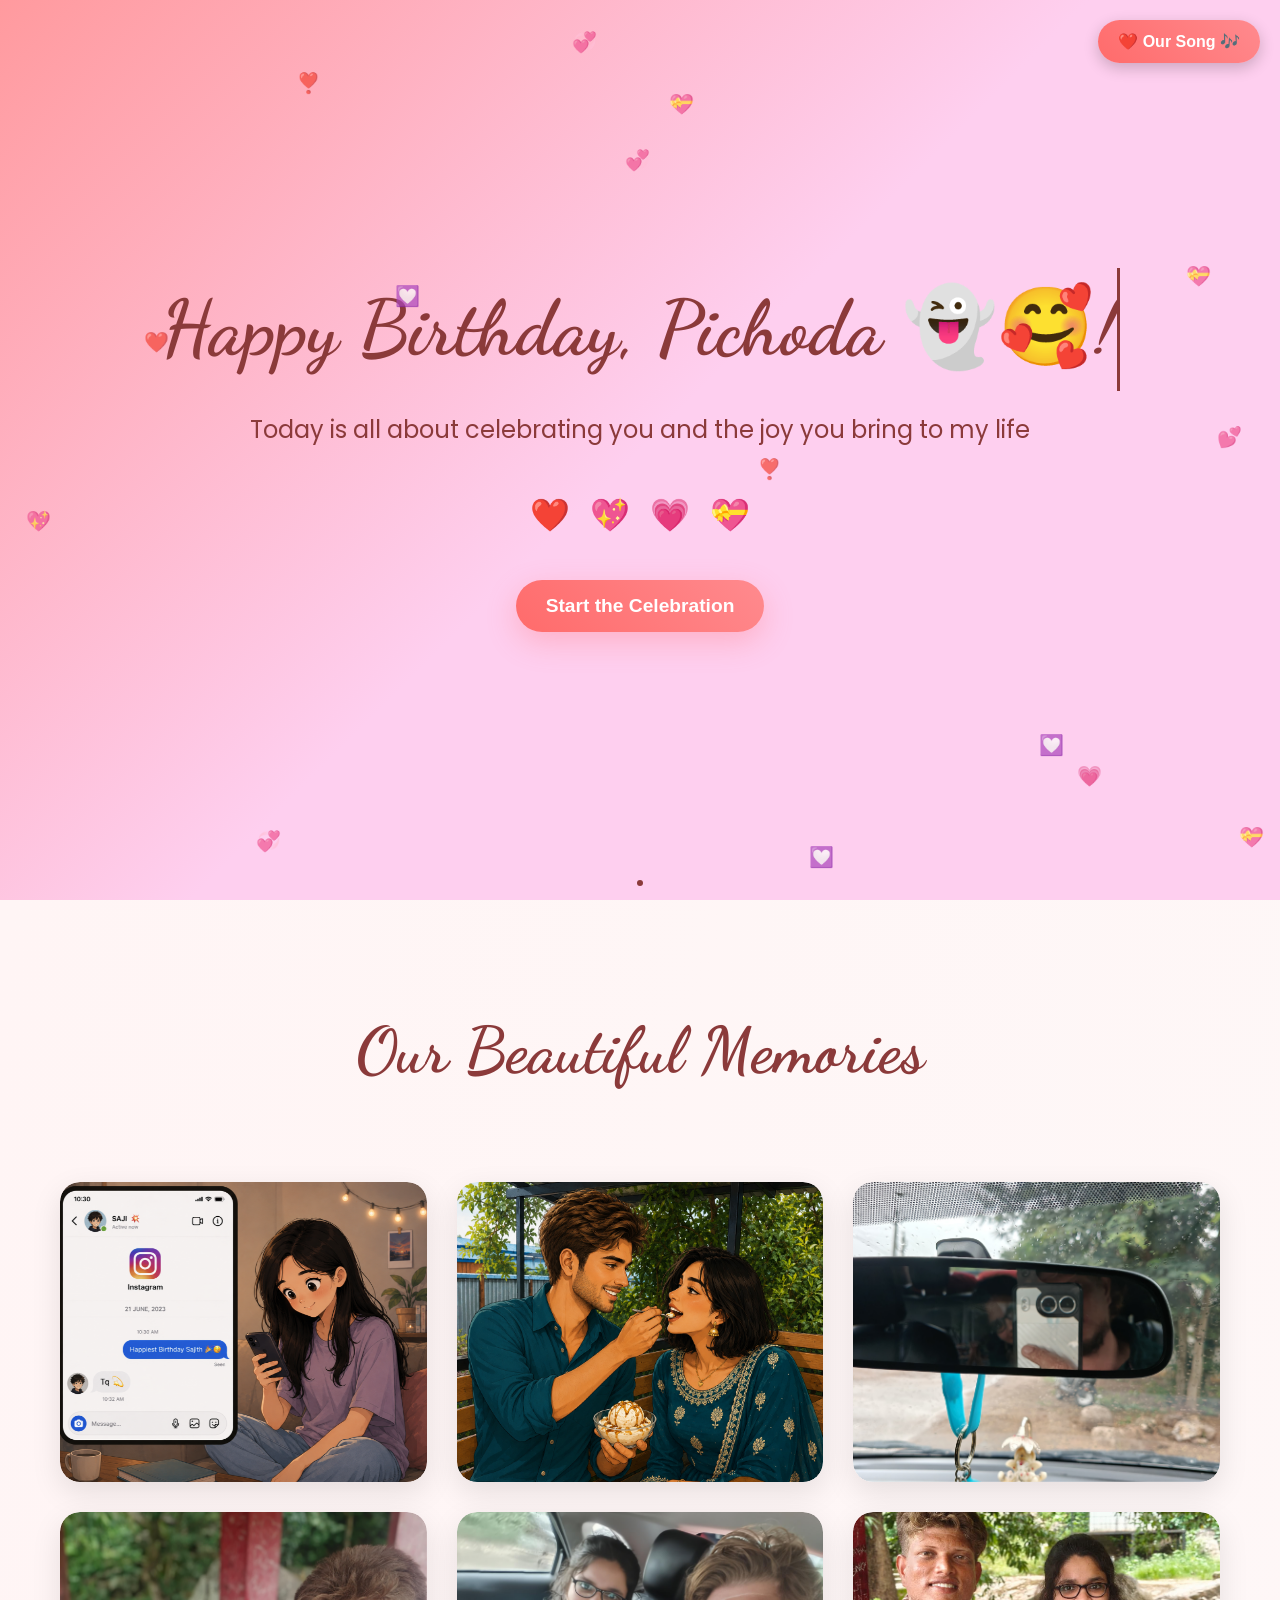
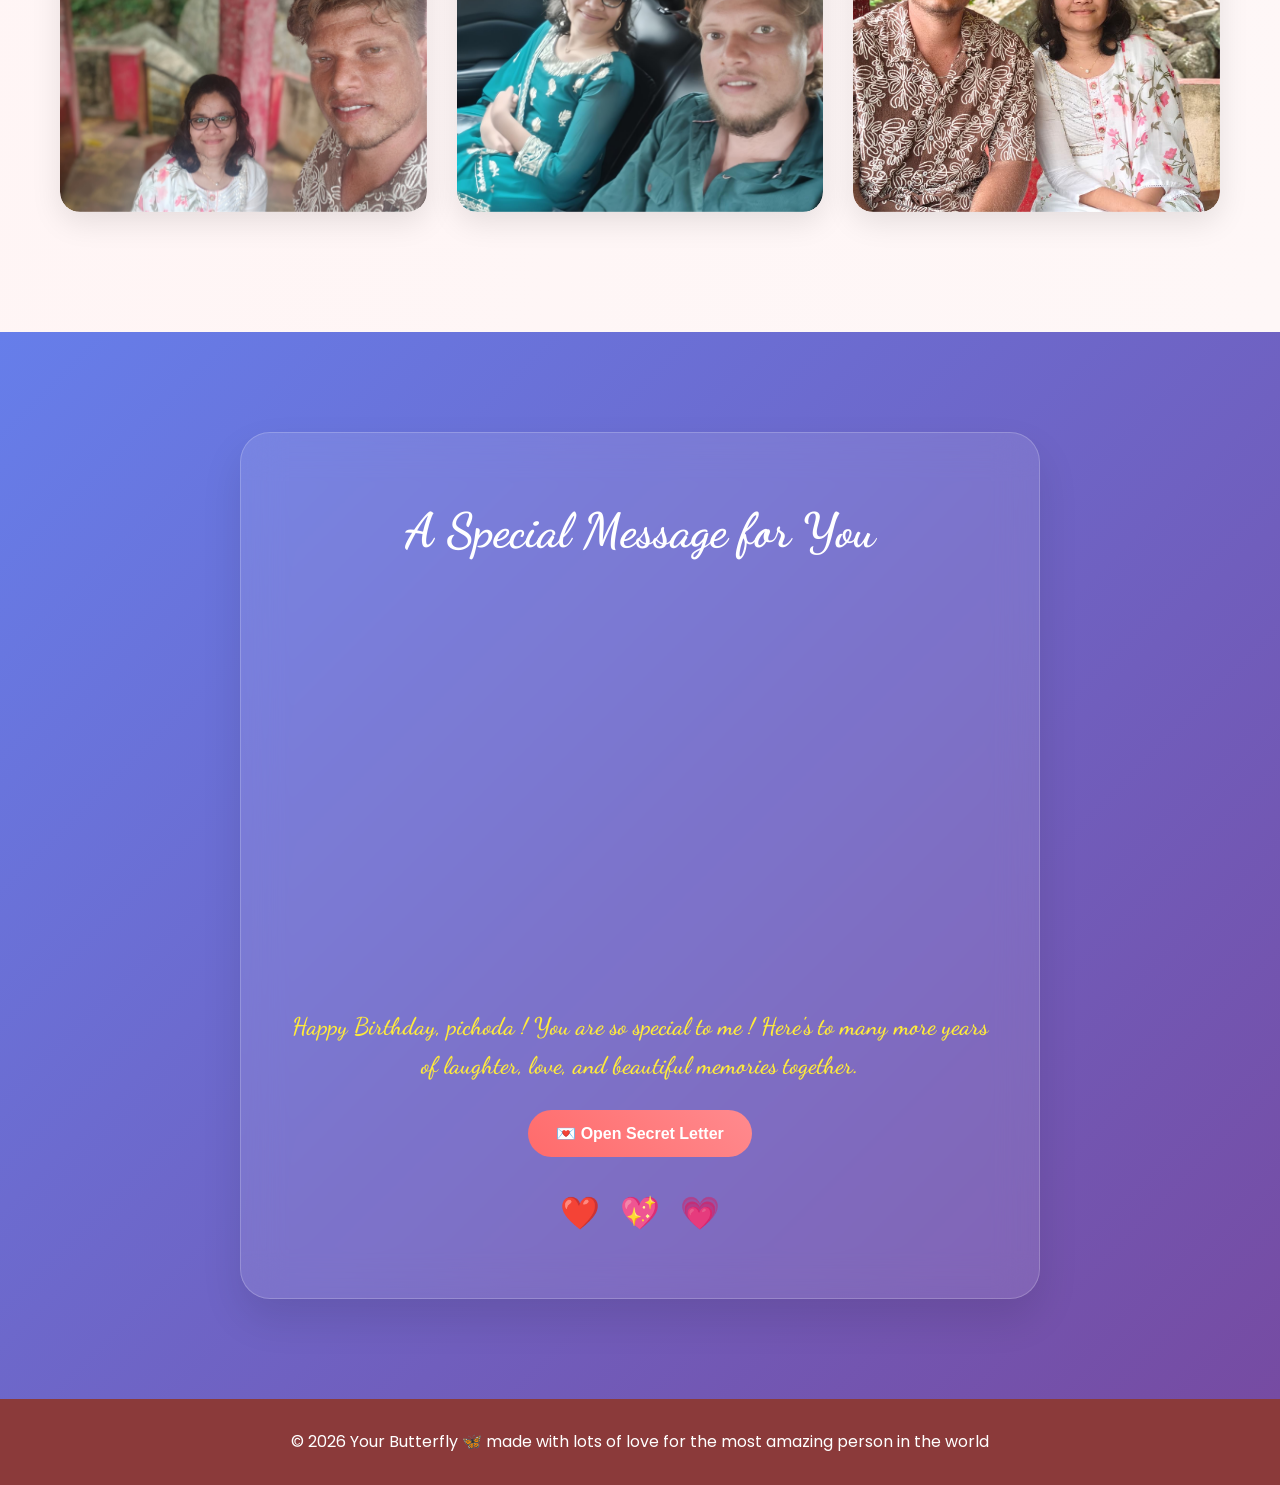
<file: index.html>
<!DOCTYPE html>
<html lang="en">

<head>
   <meta charset="UTF-8">
   <meta name="viewport" content="width=device-width, initial-scale=1.0">
   
   <title>Happy Birthday</title>
   <link rel="stylesheet" href="styles.css">
   <link
        href="https://fonts.googleapis.com/css2?family=Dancing+Script:wght@400;600;700&family=Poppins:wght@300;400;500; 600;700&display=swap"
        rel="stylesheet">
        <link rel="icon" href="adwaitlogo.jpg" type="image/jpg">
</head>

<body>
    <!-- Floating Background Particles -->
    <div class="particles" id="particles"></div>

    <!-- Hero Section -->
    <section class="hero" id="hero">
        <div class="hero-content">
            <h1 class="typewriter" id="typewriter">Happy Birthday, Pichoda 👻🥰!</h1>
            <p class="subtitle fade-in">Today is all about celebrating you and the joy you bring to my life</p>
            <div class="floating-hearts">
                <div class="heart">❤️</div>
                <div class="heart">💖</div>
                <div class="heart">💗</div>
                <div class="heart">💝</div>
            </div>
            <button class="cta-button" onclick="scrollToSection('gallery')">
                Start the Celebration
            </button>
        </div>
        <div class="scroll-indicator">
            <div class="scroll-arrow"></div>
        </div>
    </section>

    <!-- Photo Gallery Section -->
    <section class="gallery-section" id="gallery">
        <div class="container">
            <h2 class="section-title">Our Beautiful Memories</h2>
            <div class="gallery-grid">
                <div class="photo-card" data-aos="fade-up" data-delay="100">
                    <div class="photo-container">
                        <img src="images/image_7.png" 
                             alt="Beautiful moment">
                        <div class="photo-overlay">
                            <div class="photo-caption">First Birthday wish and the way our friendship was started 🐵🤍</div>
                            <button class="like-btn" onclick="toggleLike(this)">
                                <span class="heart-icon">🤍</span>
                            </button>
                        </div>
                    </div>
                </div>
                
                <div class="photo-card" data-aos="fade-up" data-delay="200">
                    <div class="photo-container">
                        <img src="images/image_8.png" 
                             alt="Sweet memory">
                        <div class="photo-overlay">
                            <div class="photo-caption">Favorite Butterscotch ice cream with favorite person 🍨💖</div>
                            <button class="like-btn" onclick="toggleLike(this)">
                                <span class="heart-icon">🤍</span>
                            </button>
                        </div>
                    </div>
                </div>

                <div class="photo-card" data-aos="fade-up" data-delay="300">
                    <div class="photo-container">
                        <img src="images/image_3.jpg"
                             alt="Happy times">
                        <div class="photo-overlay">
                            <div class="photo-caption">Mirror capture 📸</div>
                            <button class="like-btn" onclick="toggleLike(this)">
                                <span class="heart-icon">🤍</span>
                            </button>
                        </div>
                    </div>
                </div>

                <div class="photo-card" data-aos="fade-up" data-delay="400">
                    <div class="photo-container">
                        <img src="images/image_5.jpg"
                             alt="Love moment">
                        <div class="photo-overlay">
                            <div class="photo-caption">Second selfie 📸 cheesy smile 😁</div>
                            <button class="like-btn" onclick="toggleLike(this)">
                                <span class="heart-icon">🤍</span>
                            </button>
                        </div>
                    </div>
                </div>
                
                <div class="photo-card" data-aos="fade-up" data-delay="500">
                    <div class="photo-container">
                        <img src="images/image_2.jpg"
                             alt="Love moment">
                        <div class="photo-overlay">
                            <div class="photo-caption">First selfie with favorite animal 🐾😉</div>
                            <button class="like-btn" onclick="toggleLike(this)">
                                <span class="heart-icon">🤍</span>
                            </button>
                        </div>
                    </div>
                </div>

                <div class="photo-card" data-aos="fade-up" data-delay="600">
                    <div class="photo-container">
                        <img src="images/image_6.jpg"
                             alt="Romantic moment">
                        <div class="photo-overlay">
                            <div class="photo-caption">Beautiful moment together 🌹</div>
                            <button class="like-btn" onclick="toggleLike(this)">
                                <span class="heart-icon">🤍</span>
                            </button>
                        </div>
                    </div>
                </div>
            </div>
        </div>
    </section>

    <!-- Birthday Message Section -->
    <section class="message-section" id="message">
        <div class="container">
            <div class="message-card">
                <h2 class="message-title">A Special Message for You</h2>
                <div class="message-content">
                    <p class="message-text fade-in-text">
                        Eroju ki mana friendship start ayi 3 years complete ayindhi, its been so special to me,
                        neelanti oka good caring loving person na life lo undatam, i felt so lucky.
                        ee 3 years journey lo naku chala supportive ga undi, netho special moments create chesukunela 
                        chesinandhuku chala chala thanks.
                    </p>
                    <p class="message-text fade-in-text">
                        Mana ee journey lo missunderstandings vachinappatiki, arguments vachinappatiki at the end of the day 
                        malli understand chesukoni solve chesukuntam.. yeppatiki elane ardham chesukuntuu undali..
                         I am so grateful for your patience, understanding, and the way you always find a way to make
                          things right between us. 
                        I wish manam yeppatiki elane okarini okaram support chesukuntuu, happy ga, as a best friends la undali.
                        Life lo yenni ups and downs vachina, you have to be strong and keep smiling.
                    </p>
                    <p class="message-signature fade-in-text">
                        Happy Birthday, pichoda ! You are so special to me ! 
                        Here's to many more years of laughter, love, and beautiful memories
                        together.
                    </p>
                </div>
                <button class="secret-btn"
                    onclick="window.location.href='letter.html'">
                     💌 Open Secret Letter
                </button>
                <div class="message-hearts">
                    <span class="heart-animation">❤️</span>
                    <span class="heart-animation">💖</span>
                    <span class="heart-animation">💗</span>
                </div>
            </div>
        </div>
    </section>
    
    <!-- Footer-->
    <footer class="footer">
        <div class="container">
            <p>&copy; 2026 Your Butterfly 🦋 made with lots of love for the most amazing person in the world</p>
        </div>
    </footer>

    <script src="script.js"></script>
</body>
<!-- Background Music -->
<audio id="birthdaySong" loop>
    <source src="song_1.mp3" type="audio/mpeg">
    Your browser does not support audio.
</audio>

<!-- Music Toggle Button -->
<button id="musicBtn" class="music-btn">
    ❤️ Our Song 🎶
</button>
</html>
</file>
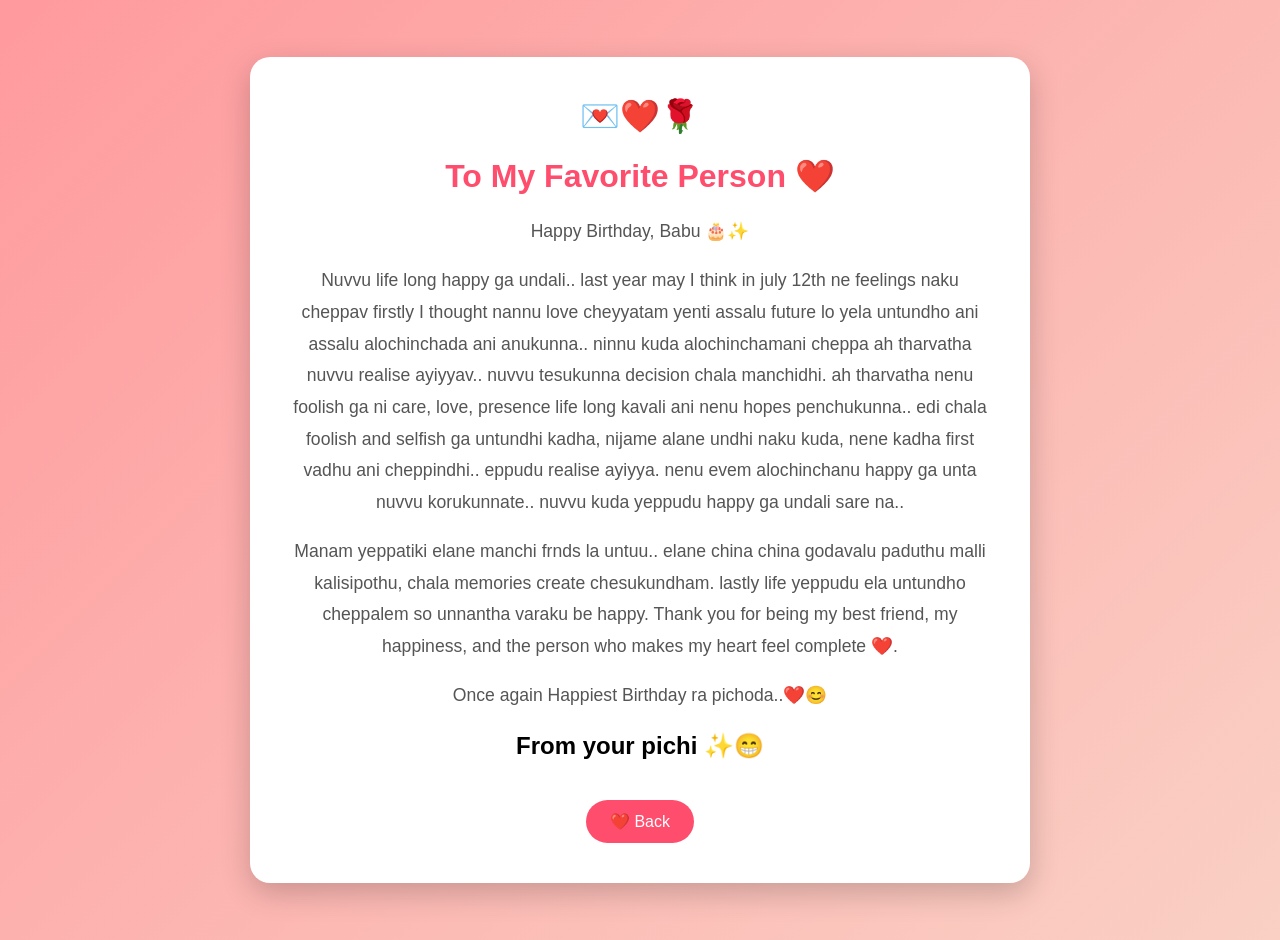
<file: letter.html>
<!DOCTYPE html>
<html lang="en">
<head>
    <meta charset="UTF-8">
    <meta name="viewport" content="width=device-width, initial-scale=1.0">
    <title>My Secret Letter ❤️</title>

    <style>
        body{
            margin:0;
            min-height:100vh;
            display:flex;
            justify-content:center;
            align-items:center;
            background:linear-gradient(135deg,#ff9a9e,#fad0c4);
            font-family:'Poppins',sans-serif;
            text-align:center;
            padding:20px;
        }

        .letter{
            max-width:700px;
            background:white;
            padding:40px;
            border-radius:20px;
            box-shadow:0 10px 30px rgba(0,0,0,0.2);
            animation:fadeIn 1s ease;
        }

        h1{
            color:#ff4d6d;
        }

        p{
            font-size:1.1rem;
            line-height:1.8;
            color:#555;
        }

        .emoji{
            font-size:2rem;
        }

        .back-btn{
            margin-top:20px;
            padding:12px 24px;
            border:none;
            border-radius:30px;
            background:#ff4d6d;
            color:white;
            cursor:pointer;
            font-size:1rem;
        }

        @keyframes fadeIn{
            from{
                opacity:0;
                transform:translateY(30px);
            }
            to{
                opacity:1;
                transform:translateY(0);
            }
        }
    </style>
</head>
<body>

    <div class="letter">
        <div class="emoji">💌❤️🌹</div>

        <h1>To My Favorite Person ❤️</h1>

        <p>
            Happy Birthday, Babu 🎂✨
        </p>

        <p>
            Nuvvu life long happy ga undali.. 
            last year may I think in july 12th ne feelings naku cheppav 
            firstly I thought nannu love cheyyatam yenti assalu future lo yela untundho 
            ani assalu alochinchada ani anukunna.. ninnu kuda alochinchamani cheppa 
            ah tharvatha nuvvu realise ayiyyav.. nuvvu tesukunna decision chala manchidhi.
            ah tharvatha nenu foolish ga ni care, love, presence life long kavali ani 
            nenu hopes penchukunna.. edi chala foolish and selfish ga untundhi kadha, nijame alane undhi naku kuda,
            nene kadha first vadhu ani cheppindhi.. eppudu realise ayiyya. 
            nenu evem alochinchanu happy ga unta nuvvu korukunnate.. 
            nuvvu kuda yeppudu happy ga undali 
            sare na.. 
        </p>

        <p>
            Manam yeppatiki elane manchi frnds la untuu.. 
            elane china china godavalu paduthu malli kalisipothu,
            chala memories create chesukundham. 
            lastly life yeppudu ela untundho cheppalem so unnantha varaku be happy.

            Thank you for being my best friend, my happiness, 
            and the person who makes my heart feel complete ❤️.
        </p>

        <p>
            Once again Happiest Birthday ra pichoda..❤️😊
        </p>

        <h2>From your pichi ✨😁</h2>

        <button class="back-btn"
            onclick="window.location.href='index.html'">
            ❤️ Back
        </button>
    </div>

</body>
</html>
</file>
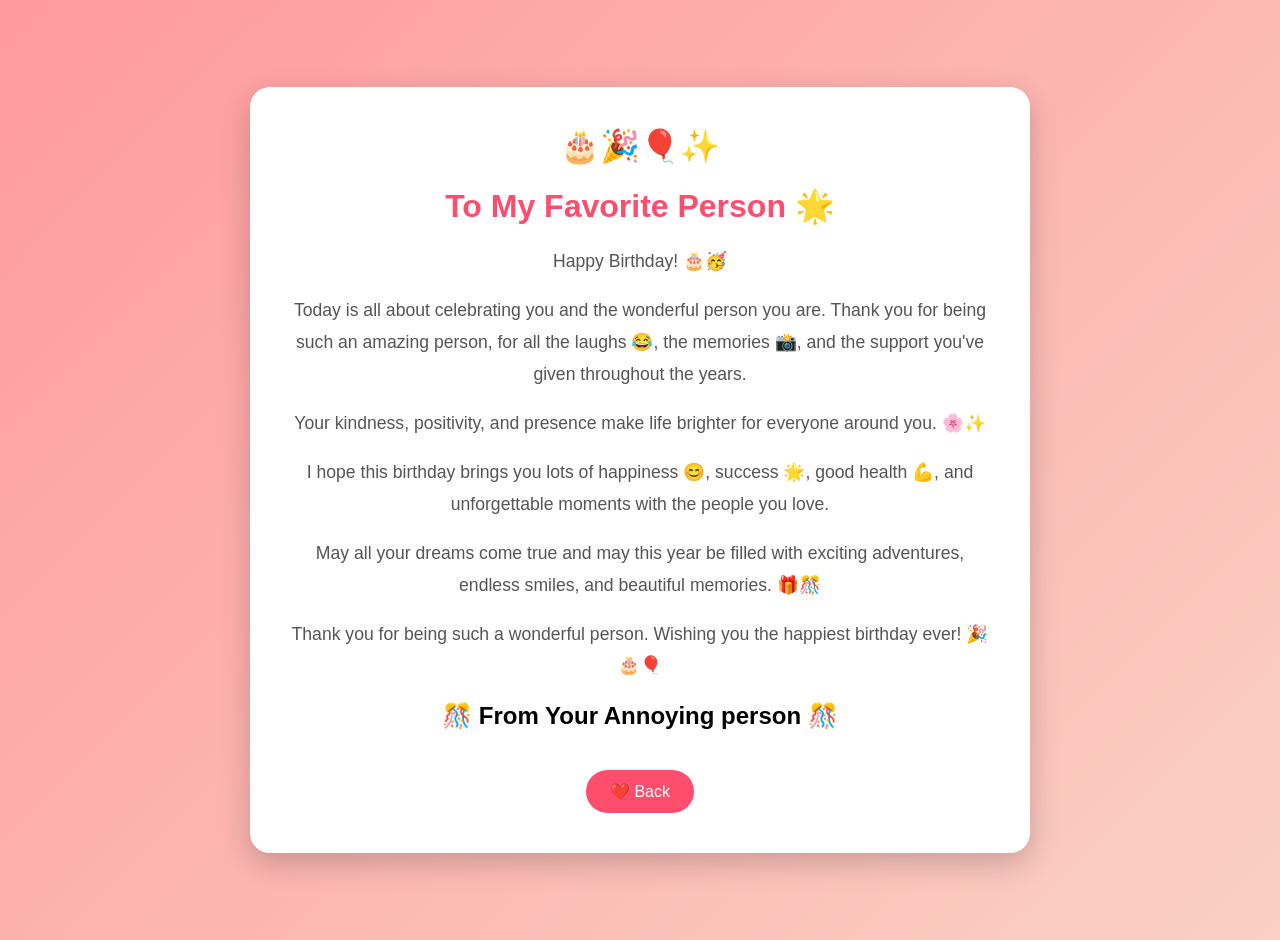
<file: Birthday_Project/Letter_1.html>
<!DOCTYPE html>
<html lang="en">
<head>
    <meta charset="UTF-8">
    <meta name="viewport" content="width=device-width, initial-scale=1.0">
    <title> Birthday Letter ❤️</title>

    <style>
        body{
            margin:0;
            min-height:100vh;
            display:flex;
            justify-content:center;
            align-items:center;
            background:linear-gradient(135deg,#ff9a9e,#fad0c4);
            font-family:'Poppins',sans-serif;
            text-align:center;
            padding:20px;
        }

        .letter{
            max-width:700px;
            background:white;
            padding:40px;
            border-radius:20px;
            box-shadow:0 10px 30px rgba(0,0,0,0.2);
            animation:fadeIn 1s ease;
        }

        h1{
            color:#ff4d6d;
        }

        p{
            font-size:1.1rem;
            line-height:1.8;
            color:#555;
        }

        .emoji{
            font-size:2rem;
        }

        .back-btn{
            margin-top:20px;
            padding:12px 24px;
            border:none;
            border-radius:30px;
            background:#ff4d6d;
            color:white;
            cursor:pointer;
            font-size:1rem;
        }

        @keyframes fadeIn{
            from{
                opacity:0;
                transform:translateY(30px);
            }
            to{
                opacity:1;
                transform:translateY(0);
            }
        }
    </style>
</head>
<body>

<div class="letter">

    <div class="emoji">🎂🎉🎈✨</div>

    <h1>To My Favorite Person 🌟</h1>

    <p>
        Happy Birthday! 🎂🥳
    </p>

    <p>
        Today is all about celebrating you and the wonderful person you are.
        Thank you for being such an amazing person, for all the laughs 😂,
        the memories 📸, and the support you've given throughout the years.
    </p>

    <p>
        Your kindness, positivity, and presence make life brighter for
        everyone around you. 🌸✨
    </p>

    <p>
        I hope this birthday brings you lots of happiness 😊, success 🌟,
        good health 💪, and unforgettable moments with the people you love.
    </p>

    <p>
        May all your dreams come true and may this year be filled with
        exciting adventures, endless smiles, and beautiful memories. 🎁🎊
    </p>

    <p>
        Thank you for being such a wonderful person.
        Wishing you the happiest birthday ever! 🎉🎂🎈
    </p>

    <h2>🎊 From Your Annoying person 🎊</h2>

    <button class="back-btn"
        onclick="window.location.href='index.html'">
        ❤️ Back
    </button>

</div>

</body>
</html>
</file>
<file: styles.css>
body {
    background: pink !important;
}

* {
    margin: 0;
    padding: 0;
    box-sizing: border-box;
}

body {
    font-family: 'Poppins', sans-serif;
    line-height: 1.6;
    color: #333;
    overflow-x: hidden;
    scroll-behavior: smooth;
}

/* Background Particles */
.particles {
    position: fixed;
    top: 0;
    left: 0;
    width: 100%;
    height: 100%;
    pointer-events: none;
    z-index: 1;
}

.particle {
    position: absolute;
    font-size: 20px;
    opacity: 0.7;
    animation: float 6s ease-in-out infinite;
}

@keyframes float {
    
    0%,
    100% {
        transform: translateY(0px) rotate(0deg); 
    }
    25% {
        transform: translateY(-20px) rotate(5deg); 
    }
    50% {
        transform: translateY(-10px) rotate(-5deg); 
    }
    75% {
        transform: translateY(-30px) rotate(3deg); 
    }
}

/* Hero Section */
.hero {
    min-height: 100vh;
    background: linear-gradient(135deg, #ff9a9e 0%, #fecfef 50%, #fecfef 100%);
    display: flex;
    align-items: center;
    justify-content: center;
    position: relative;
    overflow: hidden;
}

.hero-content {
    text-align: center;
    z-index: 2;
    position: relative;
    padding: 0 20px;
}

.typewriter {
    font-family: 'Dancing Script', cursive;
    font-size: clamp(2.5rem, 6vw, 5rem);
    font-weight: 700;
    color: #8b3a3a;
    margin-bottom: 20px;
    white-space: nowrap;
    overflow: hidden;
    border-right: 3px solid #8b3a3a;
    animation: typewriter 4s steps(26)  1s forwards, blink 1s infinite;
    width: 0;
}

@keyframes typewriter {
    to {
        width: 100%;
    }
}

@keyframes blink {
    0%,
    50% {
        border-color: #8b3a3a;
    }

    51%,
    100% {
        border-color: transparent;
    }
}

.subtitle {
    font-size: clamp(1.1rem, 2.5vw, 1.5rem);
    color: #8b3a3a;
    margin-bottom: 40px;
    opacity: 0;
    animation: fadeInUp 1s ease 3s forwards;
}

.floating-hearts {
    display: flex;
    justify-content: center;
    gap: 20px;
    margin: 40px 0;
    opacity: 0;
    animation: fadeInUp 1s ease 4s forwards;
}

.heart {
    font-size: 2rem;
    animation: bounce 1s ease-in-out infinite;
}

.heart:nth-child(1) {
    animation-delay: 0s;
}

.heart:nth-child(2) {
    animation-delay: 0.2s;
}

.heart:nth-child(3) {
    animation-delay: 0.4s;
}

.heart:nth-child(4) {
    animation-delay: 0.6s;
}

.heart:nth-child(5) {
    animation-delay: 0.8s;
}

@keyframes bounce {
    
    0%,
    20%,
    50%,
    80%,
    100% {
        transform: translateY(0);
    }
    40% {
        transform: translateY(-20px);
    }
    60% {
        transform: translateY(-10px);
    }
}

.cta-button {
    background: linear-gradient(45deg, #ff6b6b, #ff8a8e);
    color: #fff;
    border: none;
    padding: 15px 30px;
    font-size: 1.2rem;
    font-weight: 600;
    border-radius: 50px;
    cursor: pointer;
    transition: all 0.3s ease;
    box-shadow: 0 10px 30px rgba(255, 107, 107, 0.3);
    opacity: 0;
    animation: fadeInUp 1s ease 5s forwards;
}

.cta-button:hover {
    transform: translateY(-5px);
    box-shadow: 0 15px 40px rgba(255, 107, 107, 0.4);
    background: linear-gradient(45deg, #ff5555, #ff7777);
}

.scroll-indicator {
    position: absolute;
    bottom: 20px;
    left: 50%;
    transform: translateX(-50%);
    opacity: 0;
    animation: fadeInUp 1s ease 6s forwards;
}

.scroll-arrow::before {
    content: '';
    position: absolute;
    top: 0;
    left: 50%;
    transform: translateX(-50%);
    width: 6px;
    height: 6px;
    background: #8b3a3a;
    border-radius: 50%;
    animation: scrollDot 2s ease-in-out infinite;
}

@keyframes scrollDot {
    0% {
        top: 8px;
        opacity: 1;
    }
    100% {
        top: 32px;
        opacity: 0;
    }
}

/* Gallery Section */
.gallery-section {
    padding: 100px 0;
    background: linear-gradient(100deg, #fff5f5, #fef7f7 100%);
}

.container {
    max-width: 1200px;
    margin: 0 auto;
    padding: 0 20px;
}

.section-title {
    font-family: 'Dancing Script', cursive;
    font-size: clamp(2.5rem, 5vw, 4rem);
    color: #8b3a3a;
    text-align: center;
    margin-bottom: 60px;
    opacity: 0;
    transform: translateY(50px);
    transition: all 0.6s ease;
}

.section-title.aos-animate {
    opacity: 1;
    transform: translateY(0);
}

.gallery-grid {
    display: grid;
    grid-template-columns: repeat(auto-fit, minmax(300px, 1fr));
    gap: 30px;
    padding: 20px 0;
}

.photo-card {
    opacity: 0;
    transform: translateY(50px);
    transition: all 0.6s ease;
    border-radius: 20px;
    overflow: hidden;
    box-shadow: 0 10px 30px rgba(0, 0, 0, 0.1);
}

.photo-card.aos-animate {
    opacity: 1;
    transform: translateY(0);
}

.photo-container {
    position: relative;
    overflow: hidden;
    border-radius: 20px;
    height: 300px;
}

.photo-container img {
    width: 100%;
    height: 100%;
    object-fit: cover;
    transition: transform 0.5s ease;
}

.photo-container:hover img {
    transform: scale(1.1) rotate(20deg);
}

.photo-overlay {
    position: absolute;
    top: 0;
    left: 0;
    right: 0;
    bottom: 0;
    background: linear-gradient(to bottom, transparent 0%, rgba(0, 0, 0, 0.7) 100%);
    display: flex;
    flex-direction: column;
    justify-content: flex-end;
    padding: 20px;
    opacity: 0;
    transition: opacity 0.3s ease;
}

.photo-container:hover .photo-overlay {
    opacity: 1;
}

.photo-caption {
    color: #fff;
    font-size: 1.1rem;
    font-weight: 500;
    margin-bottom: 10px;
    transform: translateY(20px);
    transition: transform 0.3s ease;
}
.photo-container:hover .photo-caption {
    transform: translateY(0);
}

.like-btn {
    background: none;
    border: none;
    color: #fff;
    font-size: 1.5rem;
    cursor: pointer;
    align-self: flex-end;
    transition: transform 0.3s ease;
}

.like-btn:hover {
    transform: scale(1.2);
}

.like-btn.liked .heart-icon {
    color: #ff6b6b;
}

/* message section */
.message-section {
    padding: 100px 0;
    background: linear-gradient(135deg, #667eea 0%, #764ba2 100%);
    color: #fff;
}

.message-card {
    background: rgba(255, 255, 255, 0.1);
    backdrop-filter: blur(20px);
    border-radius: 30px;
    padding: 60px 40px;
    box-shadow: 0 20px 40px rgba(0, 0, 0, 0.1);
    border: 1px solid rgba(255, 255, 255, 0.2);
    text-align: center;
    max-width: 800px;
    margin: 0 auto;
}

.message-title {
    font-family: 'Dancing Script', cursive;
    font-size: clamp(2rem, 4vw, 3rem);
    margin-bottom: 40px;
    color: #fff;
}
    
.message-text {
    font-size: 1.1rem;
    line-height: 1.8;
    margin-bottom: 20px;
    opacity: 0;
    transform: translateY(30px);
    transition: all 0.6s ease;
}

.message-text.fade-in-animate {
    opacity: 1;
    transform: translateY(0);
}

.message-signature {
    font-family: 'Dancing Script', cursive;
    font-size: 1.5rem;
    font-weight: 600;
    margin-top: 30px;
    color: #ffeb3b;
}

.message-hearts {
    margin-top: 30px;
    display: flex;
    justify-content: center;
    gap: 20px;
}

.heart-animation {
    font-size: 2rem;
    animation: heartBeat 1.5s ease-in-out infinite;
}

.heart-animation:nth-child(1) {
    animation-delay: 0s;
}

.heart-animation:nth-child(2) {
    animation-delay: 0.3s;
}

.heart-animation:nth-child(3) {
    animation-delay: 0.6s;
}

@keyframes heartBeat {
    0%,
    100% {
        transform: scale(1);
    }
    25% {
        transform: scale(1.2);
    }
    50% {
        transform: scale(1.1);
    }
}

/* Footer */
.footer {
    background: #8b3a3a;
    color: #fff;
    text-align: center;
    padding: 30px 0;
}

/* Fade In Animation */
.fade-in {
    opacity: 0;
    animation: fadeInUp 1s ease forwards;
}
@keyframes fadeInUp {
    from {
        opacity: 0;
        transform: translateY(30px);
    }
    to {
        opacity: 1;
        transform: translateY(0);
    }
}

/* Responsive */
@media (max-width: 768px) {
    .typewriter {
        white-space: normal;
        border-right: none;
        animation: none;
        width: auto;
    }

    .gallery-grid {
        grid-template-columns: 1fr;
        gap: 20px;
    }

    .photo-container {
        height: 250px;
    }

    .message-card {
        padding: 40px 20px;
        margin: 0 20px;
    }

    .floating-hearts {
        flex-wrap: wrap;
        gap: 10px;
    }

    .heart {
        font-size: 1.5rem;
    }
}

@media (max-width: 480px) {
    .hero-content {
        padding: 0 15px;
    }

    .cta-button {
        padding: 12px 24px;
        font-size: 1rem;
    }

    .section-title {
        margin-bottom: 40px;
    }
}

/* Music Button */
.music-btn {
    position: fixed;
    top: 20px;
    right: 20px;
    z-index: 9999;

    background: linear-gradient(45deg, #ff6b6b, #ff8a8e);
    color: white;
    border: none;
    padding: 12px 20px;
    border-radius: 30px;
    cursor: pointer;
    font-size: 16px;
    font-weight: 600;

    box-shadow: 0 5px 15px rgba(0,0,0,0.2);
    transition: 0.3s;
}

.music-btn:hover {
    transform: scale(1.05);
}

.secret-btn {
    margin-top: 25px;
    padding: 14px 28px;
    border: none;
    border-radius: 50px;
    background: linear-gradient(45deg, #ff6b6b, #ff8a8e);
    color: white;
    font-size: 1rem;
    font-weight: 600;
    cursor: pointer;
    transition: all 0.3s ease;
}

.secret-btn:hover {
    transform: translateY(-3px);
    box-shadow: 0 10px 20px rgba(255, 107, 107, 0.4);
}
</file>
